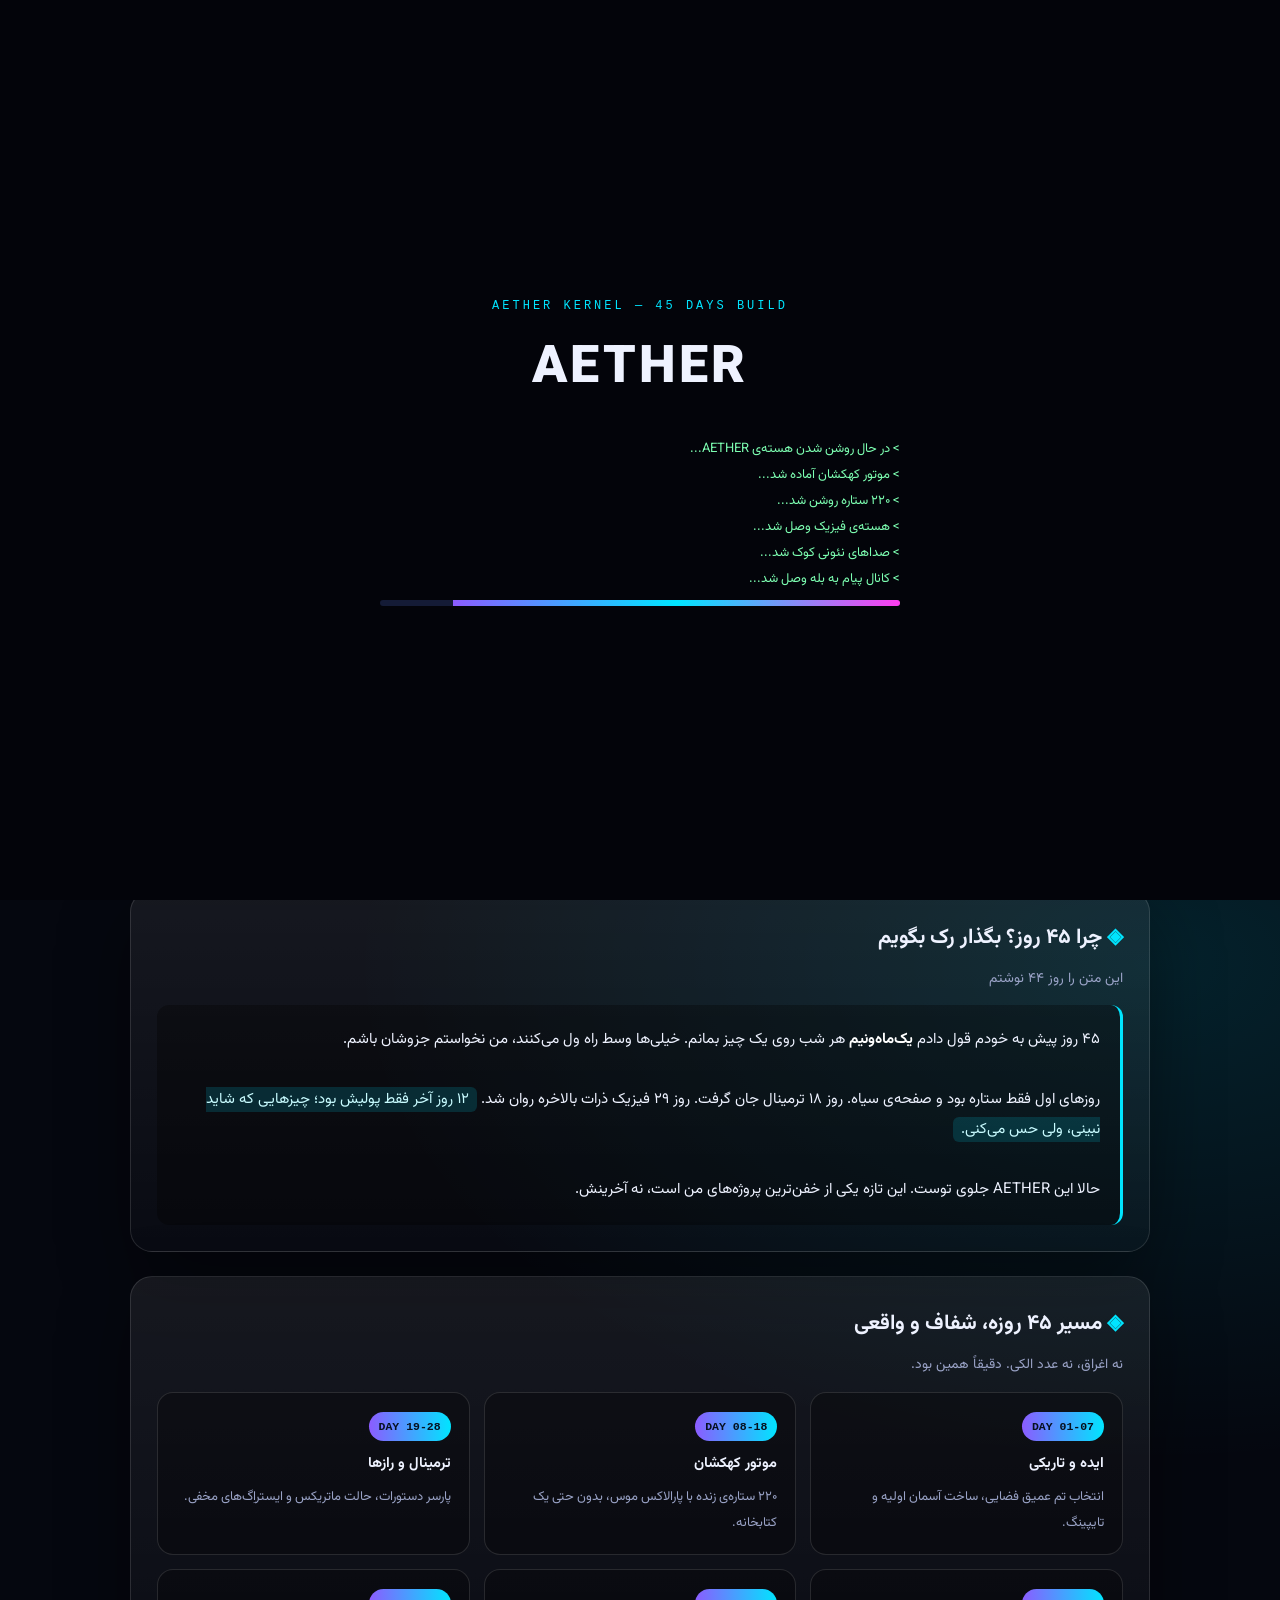
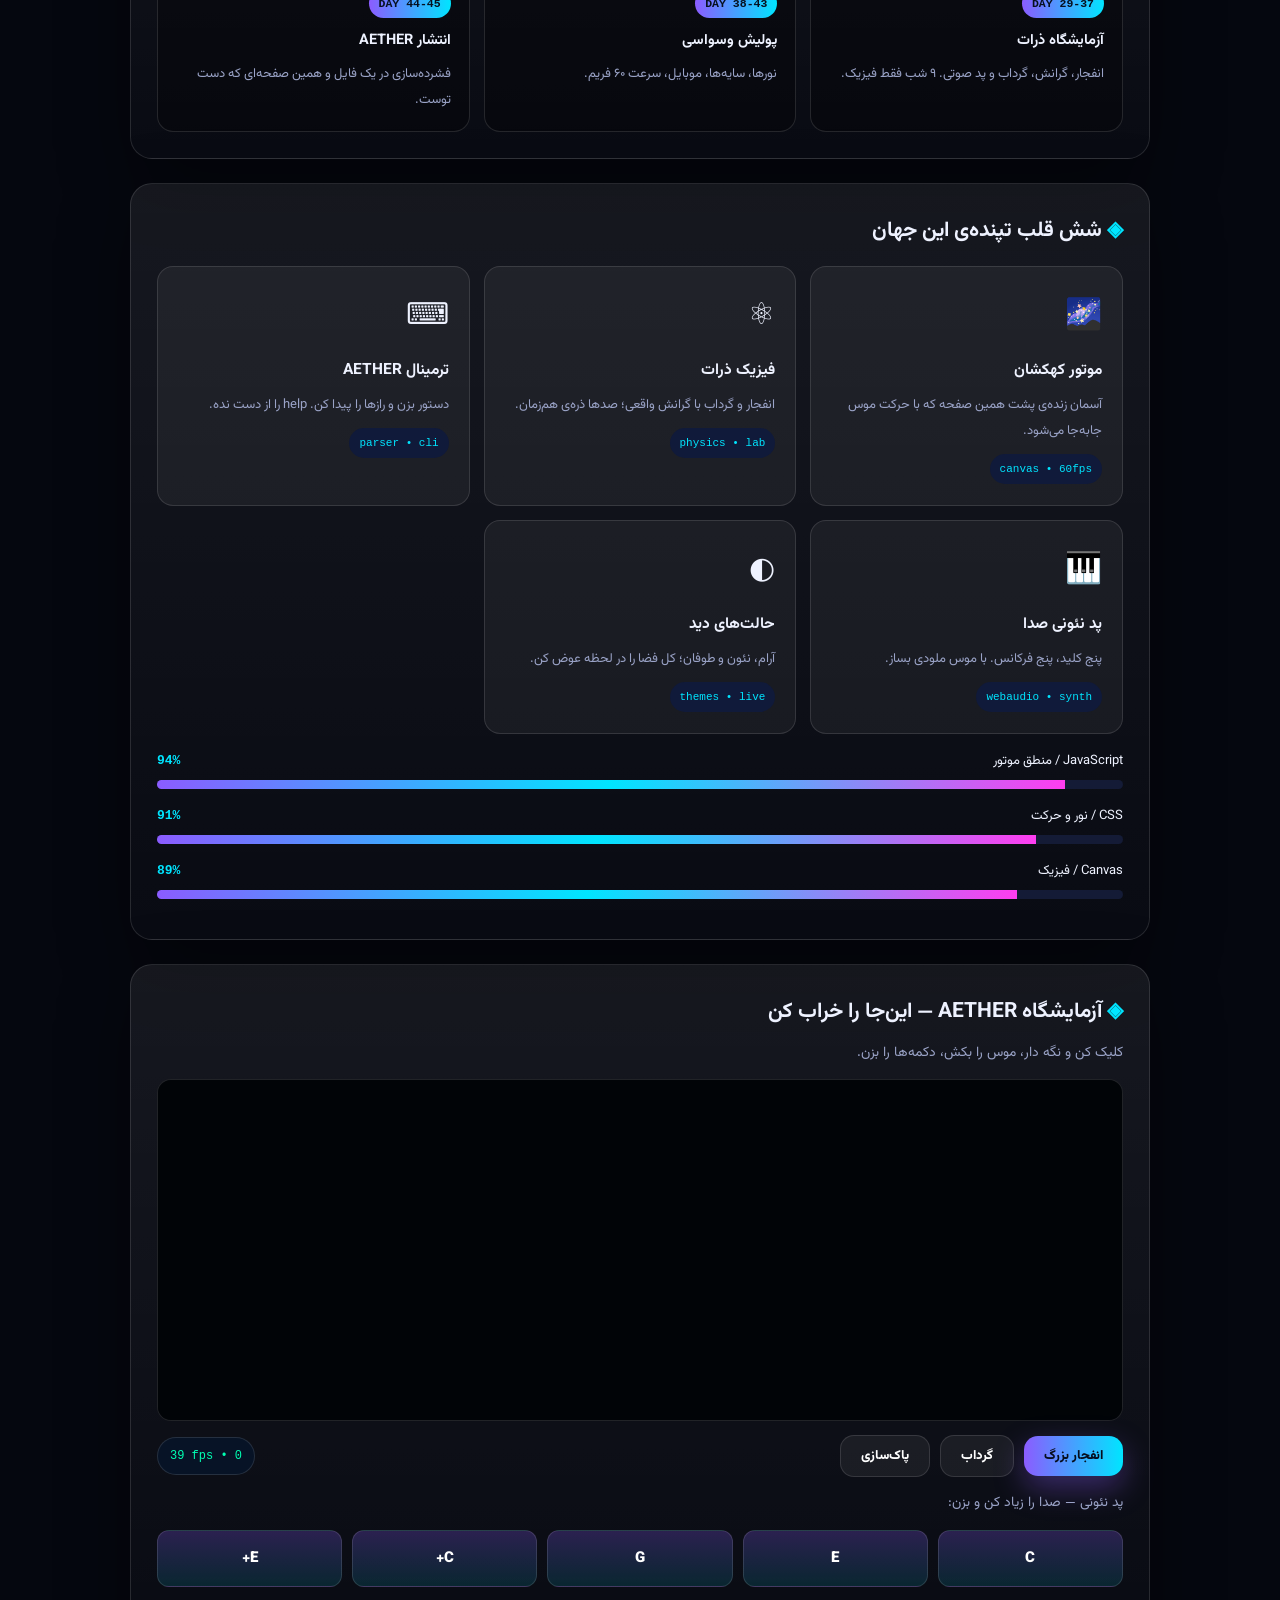
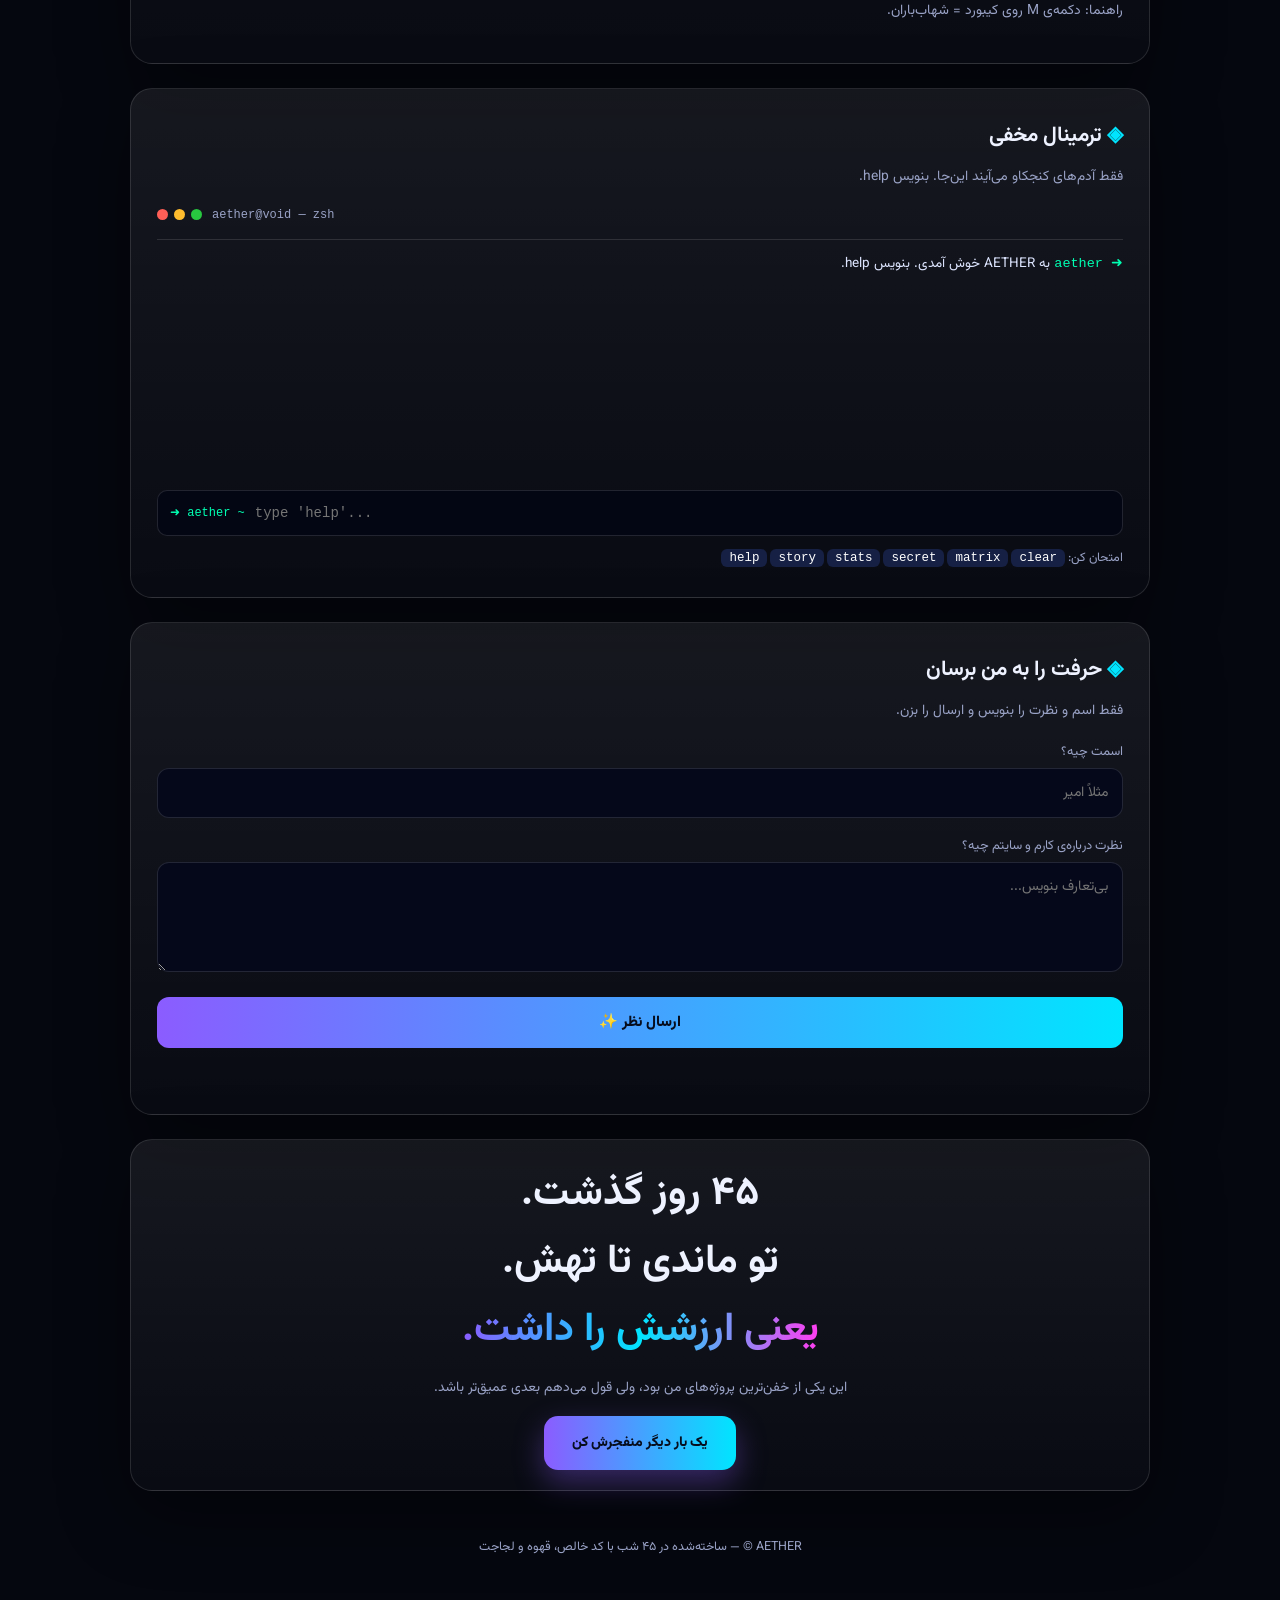
<file: index.html>
<!DOCTYPE html>
<html lang="fa" dir="rtl">
<head>
<meta charset="UTF-8">
<meta name="viewport" content="width=device-width, initial-scale=1.0">
<title>AETHER — عمیق‌ترین پروژه‌ی من | ۴۵ روز</title>
<link rel="stylesheet" href="style.css">
</head>
<body>
<canvas id="uni"></canvas>
<div id="prog"></div>
<div id="loader"><div class="lbox"><div class="top">AETHER KERNEL — 45 DAYS BUILD</div><h1>AETHER</h1><div id="llog"></div><div class="lbar"><div id="lfill"></div></div></div></div>
<nav><div class="logo">AETHER</div><div class="nmid"><a href="#story">داستان</a><a href="#path">مسیر ۴۵ روزه</a><a href="#lab">آزمایشگاه</a><a href="#term">ترمینال</a><a href="#feedback">انتقادات</a></div><div class="nleft"><span class="dot"></span><span id="clock">00:00:00</span></div></nav>
<div class="wrap">
<header class="hero">
<div class="badge">پروژه‌ی شماره‌ی ۰۷ • <b>۱ ماه‌ونیم توسعه‌ی مداوم</b></div>
<h1>به عمیق‌ترین پروژه‌ی<br><span class="grad">زندگی من خوش آمدی</span></h1>
<div class="type"><span id="typing"></span>|</div>
<p class="desc">این جهان را ۴۵ روز ساختم؛ شب‌به‌شب، خط‌به‌خط. فقط برای این‌که ببینی وقتی کسی عاشق کارش باشد خروجی‌اش چه شکلی می‌شود. اسکرول کن، لمس کن </p>
<div class="btns"><a href="#lab" class="btn pri">پرش به آزمایشگاه</a><a href="#story" class="btn gho">خواندن داستان ۴۵ روزه</a></div>
<div class="nums"><div><b><span data-c="45">45</span> <em>day</em></b><span>تمرکز بی‌وقفه</span></div><div><b><span data-c="180">180</span>+ <em>hour</em></b><span>ساعت ساخت</span></div><div><b><span data-c="2140">2140</span> <em>loc</em></b><span>خط کد خالص</span></div><div><b>۰٪ <em>template</em></b><span>قالب آماده</span></div></div>
<div class="scroll-hint">▼ آرام اسکرول کن، عجله نکن ▼</div>
</header>
<div class="mar"><span>✦ ۴۵ روز</span><span></span><span>✦ موتور Canvas</span><span>✦ فیزیک ذرات</span><span>✦ ترمینال زنده</span><span>✦ پد صوتی نئونی</span><span></span></div>
<section id="story" class="card reveal"><h2><i>◈</i> چرا ۴۵ روز؟ بگذار رک بگویم</h2><p class="sub">این متن را روز ۴۴ نوشتم</p><div class="letter">۴۵ روز پیش به خودم قول دادم <b>یک‌ماه‌ونیم</b> هر شب روی یک چیز بمانم. خیلی‌ها وسط راه ول می‌کنند، من نخواستم جزوشان باشم.<br><br>روزهای اول فقط ستاره بود و صفحه‌ی سیاه. روز ۱۸ ترمینال جان گرفت. روز ۲۹ فیزیک ذرات بالاخره روان شد. <span class="hl">۱۲ روز آخر فقط پولیش بود؛ چیزهایی که شاید نبینی، ولی حس می‌کنی.</span><br><br>حالا این AETHER جلوی توست. این تازه یکی از خفن‌ترین پروژه‌های من است، نه آخرینش.</div></section>
<section id="path" class="card reveal"><h2><i>◈</i> مسیر ۴۵ روزه، شفاف و واقعی</h2><p class="sub">نه اغراق، نه عدد الکی. دقیقاً همین بود.</p><div class="tgrid">
<div class="tcard"><div class="d">DAY 01-07</div><h3>ایده و تاریکی</h3><p>انتخاب تم عمیق فضایی، ساخت آسمان اولیه و تایپینگ.</p></div>
<div class="tcard"><div class="d">DAY 08-18</div><h3>موتور کهکشان</h3><p>۲۲۰ ستاره‌ی زنده با پارالاکس موس، بدون حتی یک کتابخانه.</p></div>
<div class="tcard"><div class="d">DAY 19-28</div><h3>ترمینال و رازها</h3><p>پارسر دستورات، حالت ماتریکس و ایستراِگ‌های مخفی.</p></div>
<div class="tcard"><div class="d">DAY 29-37</div><h3>آزمایشگاه ذرات</h3><p>انفجار، گرانش، گرداب و پد صوتی. ۹ شب فقط فیزیک.</p></div>
<div class="tcard"><div class="d">DAY 38-43</div><h3>پولیش وسواسی</h3><p>نورها، سایه‌ها، موبایل، سرعت ۶۰ فریم.</p></div>
<div class="tcard"><div class="d">DAY 44-45</div><h3>انتشار AETHER</h3><p>فشرده‌سازی در یک فایل و همین صفحه‌ای که دست توست.</p></div>
</div></section>
<section class="card reveal"><h2><i>◈</i> شش قلب تپنده‌ی این جهان</h2><p class="sub"></p><div class="mods">
<div class="mod"><div class="e">🌌</div><h3>موتور کهکشان</h3><p>آسمان زنده‌ی پشت همین صفحه که با حرکت موس جابه‌جا می‌شود.</p><span class="tag">canvas • 60fps</span></div>
<div class="mod"><div class="e">⚛</div><h3>فیزیک ذرات</h3><p>انفجار و گرداب با گرانش واقعی؛ صدها ذره‌ی هم‌زمان.</p><span class="tag">physics • lab</span></div>
<div class="mod"><div class="e">⌨</div><h3>ترمینال AETHER</h3><p>دستور بزن و رازها را پیدا کن. help را از دست نده.</p><span class="tag">parser • cli</span></div>
<div class="mod"><div class="e">🎹</div><h3>پد نئونی صدا</h3><p>پنج کلید، پنج فرکانس. با موس ملودی بساز.</p><span class="tag">webaudio • synth</span></div>
<div class="mod"><div class="e">◐</div><h3>حالت‌های دید</h3><p>آرام، نئون و طوفان؛ کل فضا را در لحظه عوض کن.</p><span class="tag">themes • live</span></div>
</div>
<div class="skill"><div class="s-top"><span>JavaScript / منطق موتور</span><b>94%</b></div><div class="bar"><div style="--w:94%"></div></div></div>
<div class="skill"><div class="s-top"><span>CSS / نور و حرکت</span><b>91%</b></div><div class="bar"><div style="--w:91%"></div></div></div>
<div class="skill"><div class="s-top"><span>Canvas / فیزیک</span><b>89%</b></div><div class="bar"><div style="--w:89%"></div></div></div>
</section>
<section id="lab" class="card reveal"><h2><i>◈</i> آزمایشگاه AETHER — این‌جا را خراب کن</h2><p class="sub">کلیک کن و نگه دار، موس را بکش، دکمه‌ها را بزن.</p>
<canvas id="labCv" height="340"></canvas>
<div class="row"><button class="btn pri" id="bBoom" style="padding:10px 20px;font-size:13px">انفجار بزرگ</button><button class="btn gho" id="bVortex" style="padding:10px 20px;font-size:13px">گرداب</button><button class="btn gho" id="bClear" style="padding:10px 20px;font-size:13px">پاک‌سازی</button><span class="chip" id="fps">60 fps • 0</span></div>
<p class="sub" style="margin-top:12px">پد نئونی — صدا را زیاد کن و بزن:</p>
<div class="pad"><button data-f="261">C</button><button data-f="329">E</button><button data-f="392">G</button><button data-f="523">C+</button><button data-f="659">E+</button></div>
<p class="sub" style="margin-top:10px">راهنما: دکمه‌ی M روی کیبورد = شهاب‌باران.</p>
</section>
<section id="term" class="card reveal"><h2><i>◈</i> ترمینال مخفی</h2><p class="sub">فقط آدم‌های کنجکاو می‌آیند این‌جا. بنویس help.</p>
<div class="win" dir="ltr"><div class="dd"><i class="r"></i><i class="y"></i><i class="g"></i></div><div class="wt">aether@void — zsh</div></div>
<div id="tout"><div><span class="p">➜ aether</span> <span class="c">به AETHER خوش آمدی. بنویس help.</span></div></div>
<div class="tin" dir="ltr"><span>➜ aether ~</span><input id="tin" placeholder="type 'help'..." autocomplete="off" spellcheck="false"></div>
<div class="hint">امتحان کن: <code>help</code> <code>story</code> <code>stats</code> <code>secret</code> <code>matrix</code> <code>clear</code></div>
</section>
<section id="feedback" class="card reveal"><h2><i>◈</i> حرفت را به من برسان</h2><p class="sub">فقط اسم و نظرت را بنویس و ارسال را بزن.</p>
<div class="fb-form"><div><label>اسمت چیه؟</label><input id="fbName" placeholder="مثلاً امیر"></div><div><label>نظرت درباره‌ی کارم و سایتم چیه؟</label><textarea id="fbText" placeholder="بی‌تعارف بنویس..."></textarea></div><button id="fbSend">ارسال نظر ✨</button><div id="fbStatus"></div></div>
</section>
<section class="card reveal final"><h2>۴۵ روز گذشت.<br>تو ماندی تا تهش.<br><span class="grad">یعنی ارزشش را داشت.</span></h2><p class="sub" style="text-align:center;margin-top:10px">این یکی از خفن‌ترین پروژه‌های من بود، ولی قول می‌دهم بعدی عمیق‌تر باشد.</p><div class="btns" style="margin-top:14px"><a href="#lab" class="btn pri">یک بار دیگر منفجرش کن</a></div></section>
<footer>AETHER © — ساخته‌شده در ۴۵ شب با کد خالص، قهوه و لجاجت<br></footer>
</div>
<script src="script.js"></script>
</body>
</html>
</file>
<file: style.css>
@import url("https://fonts.googleapis.com/css2?family=Vazirmatn:wght@400;500;600;700;800;900&display=swap");

*{box-sizing:border-box;margin:0;padding:0}
:root{--bg:#05070f;--card:rgba(255,255,255,.06);--line:rgba(255,255,255,.12);--txt:#eef2ff;--mut:#9aa3c7;--a:#8b5cff;--b:#00e5ff;--c:#ff3df0;--ok:#00ffb2}
body{background:radial-gradient(1100px 550px at 50% -10%,rgba(139,92,255,.22),transparent),radial-gradient(800px 500px at 90% 20%,rgba(0,229,255,.12),transparent),var(--bg);color:var(--txt);font-family:'Vazirmatn',Tahoma,sans-serif;line-height:2;overflow-x:hidden}
::selection{background:var(--a);color:#fff}
::-webkit-scrollbar{width:10px}::-webkit-scrollbar-track{background:#070b18}::-webkit-scrollbar-thumb{background:linear-gradient(var(--a),var(--b));border-radius:99px}
#uni{position:fixed;inset:0;z-index:-2}
#prog{position:fixed;top:0;right:0;height:3px;width:0;background:linear-gradient(90deg,var(--c),var(--a),var(--b));z-index:50}
#loader{position:fixed;inset:0;background:#03040a;z-index:99;display:flex;align-items:center;justify-content:center;transition:.6s}
#loader.hide{opacity:0;visibility:hidden}
.lbox{width:min(520px,90vw);text-align:center}
.lbox .top{font-family:monospace;direction:ltr;color:var(--b);font-size:12px;letter-spacing:3px}
.lbox h1{font-size:52px;font-weight:900;letter-spacing:3px;direction:ltr}
#llog{text-align:right;direction:rtl;font-size:13px;color:#7dffb2;height:150px;margin:14px 0;overflow:hidden;line-height:2}
.lbar{height:6px;background:#141b36;border-radius:99px;overflow:hidden}#lfill{height:100%;width:0;background:linear-gradient(90deg,var(--a),var(--b),var(--c))}
nav{position:sticky;top:0;z-index:20;display:flex;align-items:center;justify-content:space-between;padding:12px 20px;background:rgba(5,7,15,.8);backdrop-filter:blur(16px);border-bottom:1px solid var(--line)}
.logo{font-weight:900;font-size:19px;direction:ltr;letter-spacing:2px}
.nmid{display:flex;gap:18px}.nmid a{color:var(--mut);text-decoration:none;font-size:13.5px}.nmid a:hover{color:#fff}
.nleft{display:flex;align-items:center;gap:10px;font-family:monospace;font-size:12px;color:var(--mut);direction:ltr}
.dot{width:9px;height:9px;background:var(--ok);border-radius:50%;box-shadow:0 0 10px var(--ok);animation:bl 1.6s infinite}@keyframes bl{50%{opacity:.3}}
.wrap{max-width:1060px;margin:auto;padding:0 20px;position:relative;z-index:1}
.hero{text-align:center;padding:72px 0 10px}
.badge{display:inline-block;border:1px solid var(--line);background:rgba(255,255,255,.06);padding:8px 18px;border-radius:99px;font-size:13px;color:#d5dbff}
.badge b{color:var(--b)}
.hero h1{font-size:clamp(34px,7vw,70px);line-height:1.4;font-weight:900;margin:18px 0 8px}
.grad{background:linear-gradient(90deg,var(--a),var(--b),var(--c));-webkit-background-clip:text;background-clip:text;color:transparent}
.type{min-height:30px;color:var(--b);font-weight:700;font-size:17px}
.desc{color:var(--mut);max-width:680px;margin:12px auto 20px;font-size:15px}
.btns{display:flex;gap:12px;justify-content:center;flex-wrap:wrap}
.btn{padding:13px 28px;border-radius:14px;text-decoration:none;font-weight:800;font-size:14px;border:1px solid var(--line);transition:.25s;cursor:pointer;font-family:inherit}
.pri{background:linear-gradient(90deg,var(--a),var(--b));color:#060d1d;border:none;box-shadow:0 12px 30px rgba(139,92,255,.35)}
.pri:hover{transform:translateY(-3px)}
.gho{color:#fff;background:rgba(255,255,255,.06)}.gho:hover{background:rgba(255,255,255,.12);transform:translateY(-3px)}
.nums{display:grid;grid-template-columns:repeat(4,1fr);gap:12px;margin:30px auto 0;max-width:800px}
.nums div{background:var(--card);border:1px solid var(--line);border-radius:16px;padding:16px}
.nums b{font-size:26px;font-family:monospace;direction:ltr;display:block}.nums b em{font-style:normal;font-size:14px;color:var(--b)}
.nums span{font-size:12px;color:var(--mut)}
.scroll-hint{margin:22px 0 0;color:var(--mut);font-size:12.5px;animation:bl 1.8s infinite}
.mar{margin:26px 0;border-top:1px solid var(--line);border-bottom:1px solid var(--line);padding:11px 0;overflow:hidden;white-space:nowrap;color:var(--mut);font-size:13px}
.mar span{margin:0 20px}
.card{background:linear-gradient(180deg,rgba(255,255,255,.07),rgba(255,255,255,.02));border:1px solid var(--line);border-radius:22px;padding:26px;margin:24px 0;box-shadow:0 24px 70px rgba(0,0,0,.4)}
.card h2{font-size:21px;margin-bottom:6px}.card h2 i{font-style:normal;color:var(--b)}
.sub{color:var(--mut);font-size:13.8px;margin-bottom:12px}
.letter{background:rgba(0,0,0,.32);border-right:3px solid var(--b);border-radius:12px;padding:20px;font-size:15px}
.letter b{color:#fff}.hl{background:rgba(0,229,255,.15);color:#c8fbff;padding:1px 8px;border-radius:6px}
.tgrid{display:grid;grid-template-columns:repeat(3,1fr);gap:14px;margin-top:14px}
.tcard{background:rgba(0,0,0,.28);border:1px solid var(--line);border-radius:16px;padding:18px;transition:.25s}
.tcard:hover{transform:translateY(-5px);border-color:var(--b)}
.tcard .d{font-family:monospace;direction:ltr;font-size:11.5px;background:linear-gradient(90deg,var(--a),var(--b));color:#06101f;font-weight:900;padding:3px 10px;border-radius:99px;display:inline-block;margin-bottom:8px}
.tcard h3{font-size:14.5px;margin-bottom:6px}.tcard p{font-size:13px;color:var(--mut)}
.mods{display:grid;grid-template-columns:repeat(3,1fr);gap:14px;margin-top:14px}
.mod{background:rgba(255,255,255,.05);border:1px solid var(--line);border-radius:16px;padding:20px;transition:.2s}
.mod:hover{border-color:var(--c);box-shadow:0 16px 40px rgba(255,61,240,.15)}
.mod .e{font-size:30px}.mod h3{font-size:15.5px;margin:8px 0 6px}.mod p{font-size:13px;color:var(--mut)}
.tag{display:inline-block;margin-top:10px;font-family:monospace;direction:ltr;font-size:11px;color:var(--b);background:#101a3a;padding:4px 10px;border-radius:99px}
.skill{margin:14px 0}.s-top{display:flex;justify-content:space-between;font-size:13px;margin-bottom:6px}.s-top b{font-family:monospace;direction:ltr;color:var(--b)}
.bar{height:9px;background:#141b36;border-radius:99px;overflow:hidden;direction:ltr}.bar div{height:100%;width:0;background:linear-gradient(90deg,var(--a),var(--b),var(--c));transition:width 1.5s ease}
#labCv{width:100%;background:#020409;border:1px solid var(--line);border-radius:14px;margin-top:12px;cursor:crosshair;display:block;touch-action:none}
.row{display:flex;gap:10px;flex-wrap:wrap;align-items:center;margin-top:14px}
.chip{font-family:monospace;direction:ltr;font-size:12px;background:#071326;border:1px solid var(--line);color:var(--ok);padding:6px 12px;border-radius:99px;margin-right:auto}
.pad{display:grid;grid-template-columns:repeat(5,1fr);gap:10px;margin-top:14px}
.pad button{padding:16px 0;border-radius:12px;border:1px solid var(--line);background:linear-gradient(180deg,rgba(139,92,255,.25),rgba(0,229,255,.12));color:#fff;font-family:inherit;font-weight:900;cursor:pointer;transition:.15s;font-size:15px}
.pad button:active{transform:scale(.93)}
.win{display:flex;align-items:center;gap:10px;padding-bottom:12px;border-bottom:1px solid var(--line);margin-bottom:10px}
.dd{display:flex;gap:6px;direction:ltr}.dd i{width:11px;height:11px;border-radius:50%;display:block}.r{background:#ff5f57}.y{background:#febc2e}.g{background:#28c840}
.wt{font-family:monospace;font-size:12px;color:var(--mut);direction:ltr}
#tout{height:230px;overflow-y:auto;font-family:'Vazirmatn',Tahoma,sans-serif;font-size:13.5px;line-height:2}
#tout .p{color:var(--ok);font-family:monospace}#tout .c{color:#dde5ff}#tout .w{color:#ffd166}#tout .pk{color:var(--c)}
.tin{display:flex;gap:10px;align-items:center;background:#030613;border:1px solid var(--line);border-radius:10px;padding:10px 12px;margin-top:10px;direction:ltr}
.tin span{color:var(--ok);font-family:monospace;font-size:12px}
.tin input{flex:1;background:transparent;border:none;outline:none;color:#fff;font-family:monospace;font-size:14px}
.hint{margin-top:10px;color:var(--mut);font-size:12.5px}.hint code{background:#162044;padding:2px 8px;border-radius:6px;color:#fff;font-family:monospace}
.fb-form{display:grid;grid-template-columns:1fr;gap:12px;margin-top:12px}
.fb-form label{font-size:13px;color:var(--mut)}
.fb-form input,.fb-form textarea{width:100%;background:#05081a;border:1px solid var(--line);border-radius:12px;padding:13px 14px;color:#fff;font-family:inherit;font-size:14px;outline:none}
.fb-form input:focus,.fb-form textarea:focus{border-color:var(--b)}
.fb-form textarea{min-height:110px;resize:vertical}
#fbSend{width:100%;padding:14px;border-radius:12px;font-weight:800;font-family:inherit;cursor:pointer;font-size:15px;background:linear-gradient(90deg,var(--a),var(--b));border:none;color:#060d1d}
#fbSend:disabled{opacity:.6}
#fbStatus{font-size:13.5px;margin-top:4px;min-height:24px;color:var(--mut)}
#fbStatus.ok{color:#7dffb2}#fbStatus.err{color:#ffb3b3}
.final{text-align:center;padding:20px 0}
.final h2{font-size:clamp(24px,5vw,40px);line-height:1.7}
footer{text-align:center;color:var(--mut);font-size:12.5px;padding:20px 10px 55px}
.reveal{opacity:0;transform:translateY(26px);transition:.7s}.reveal.on{opacity:1;transform:none}
@media(max-width:820px){.mods,.tgrid,.nums{grid-template-columns:1fr 1fr}.nmid{display:none}}
@media(max-width:540px){.mods,.tgrid,.nums,.pad{grid-template-columns:1fr 1fr}}
</file>
